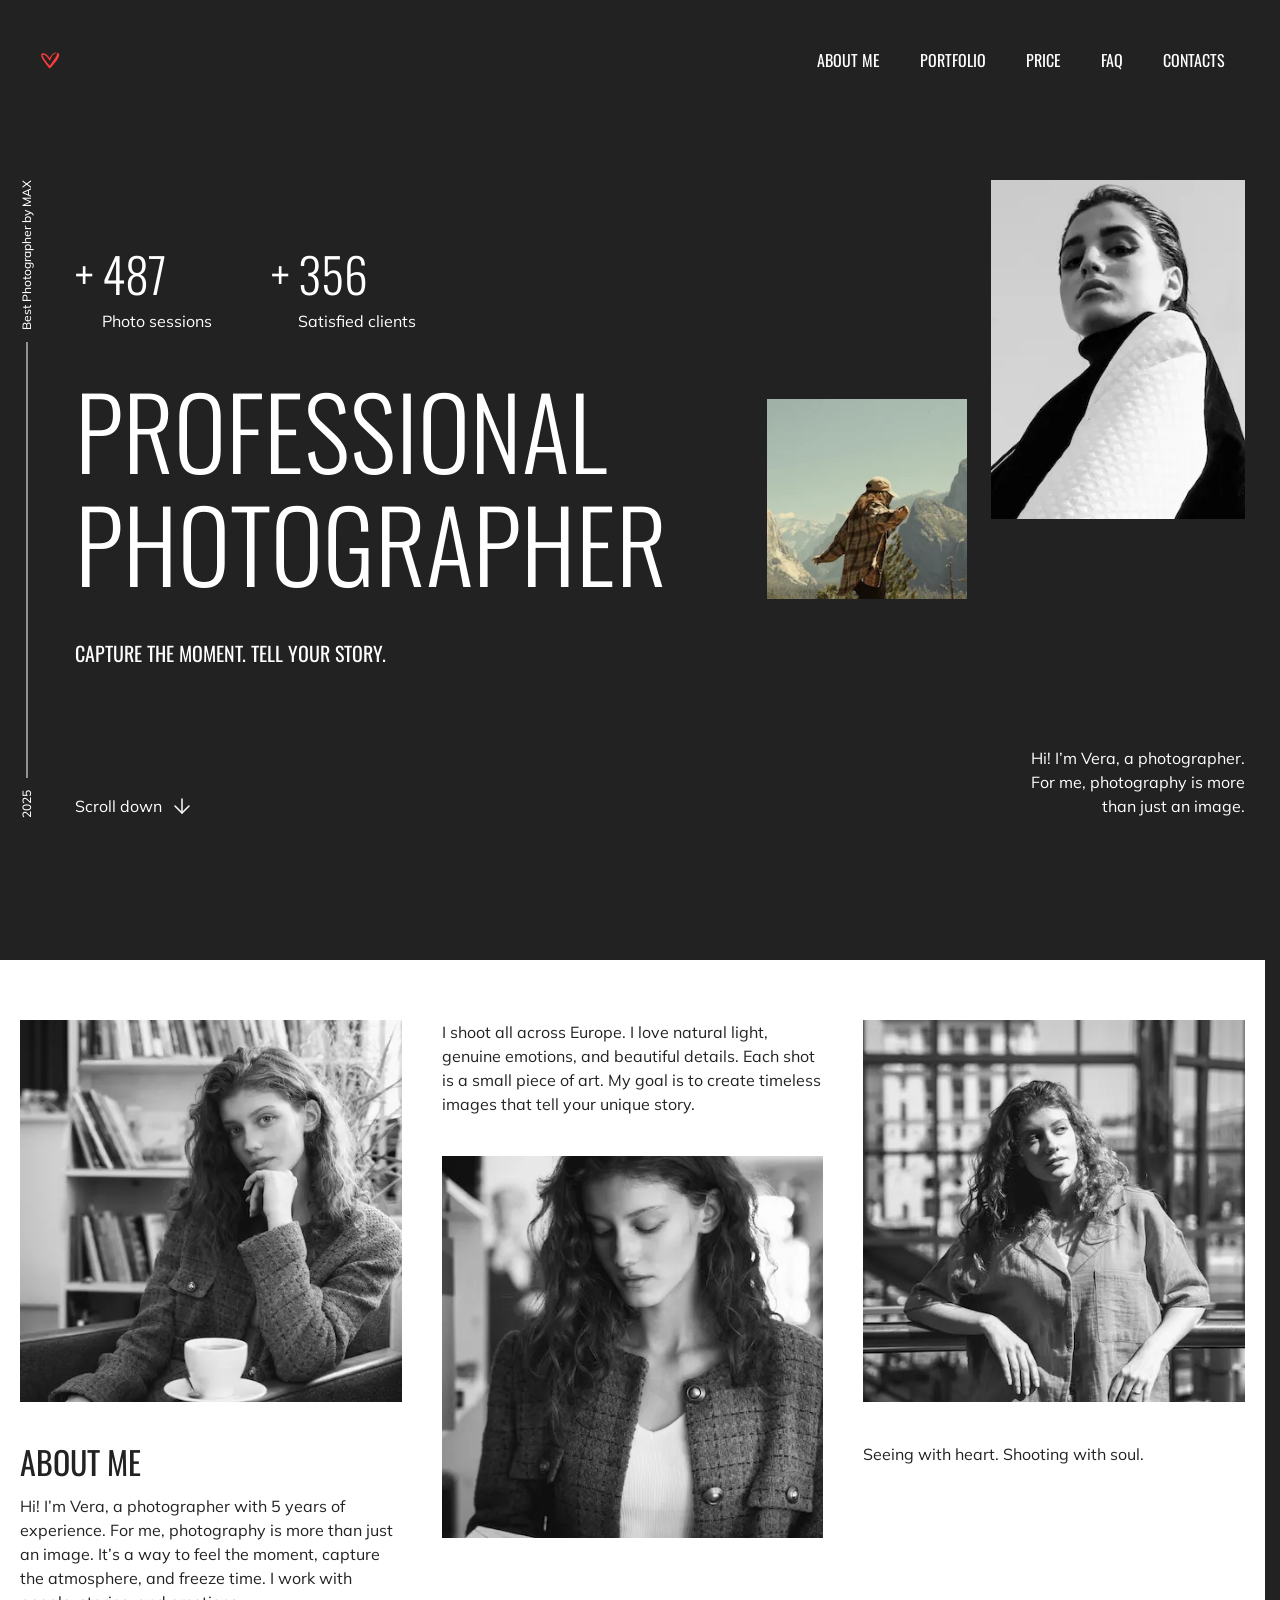
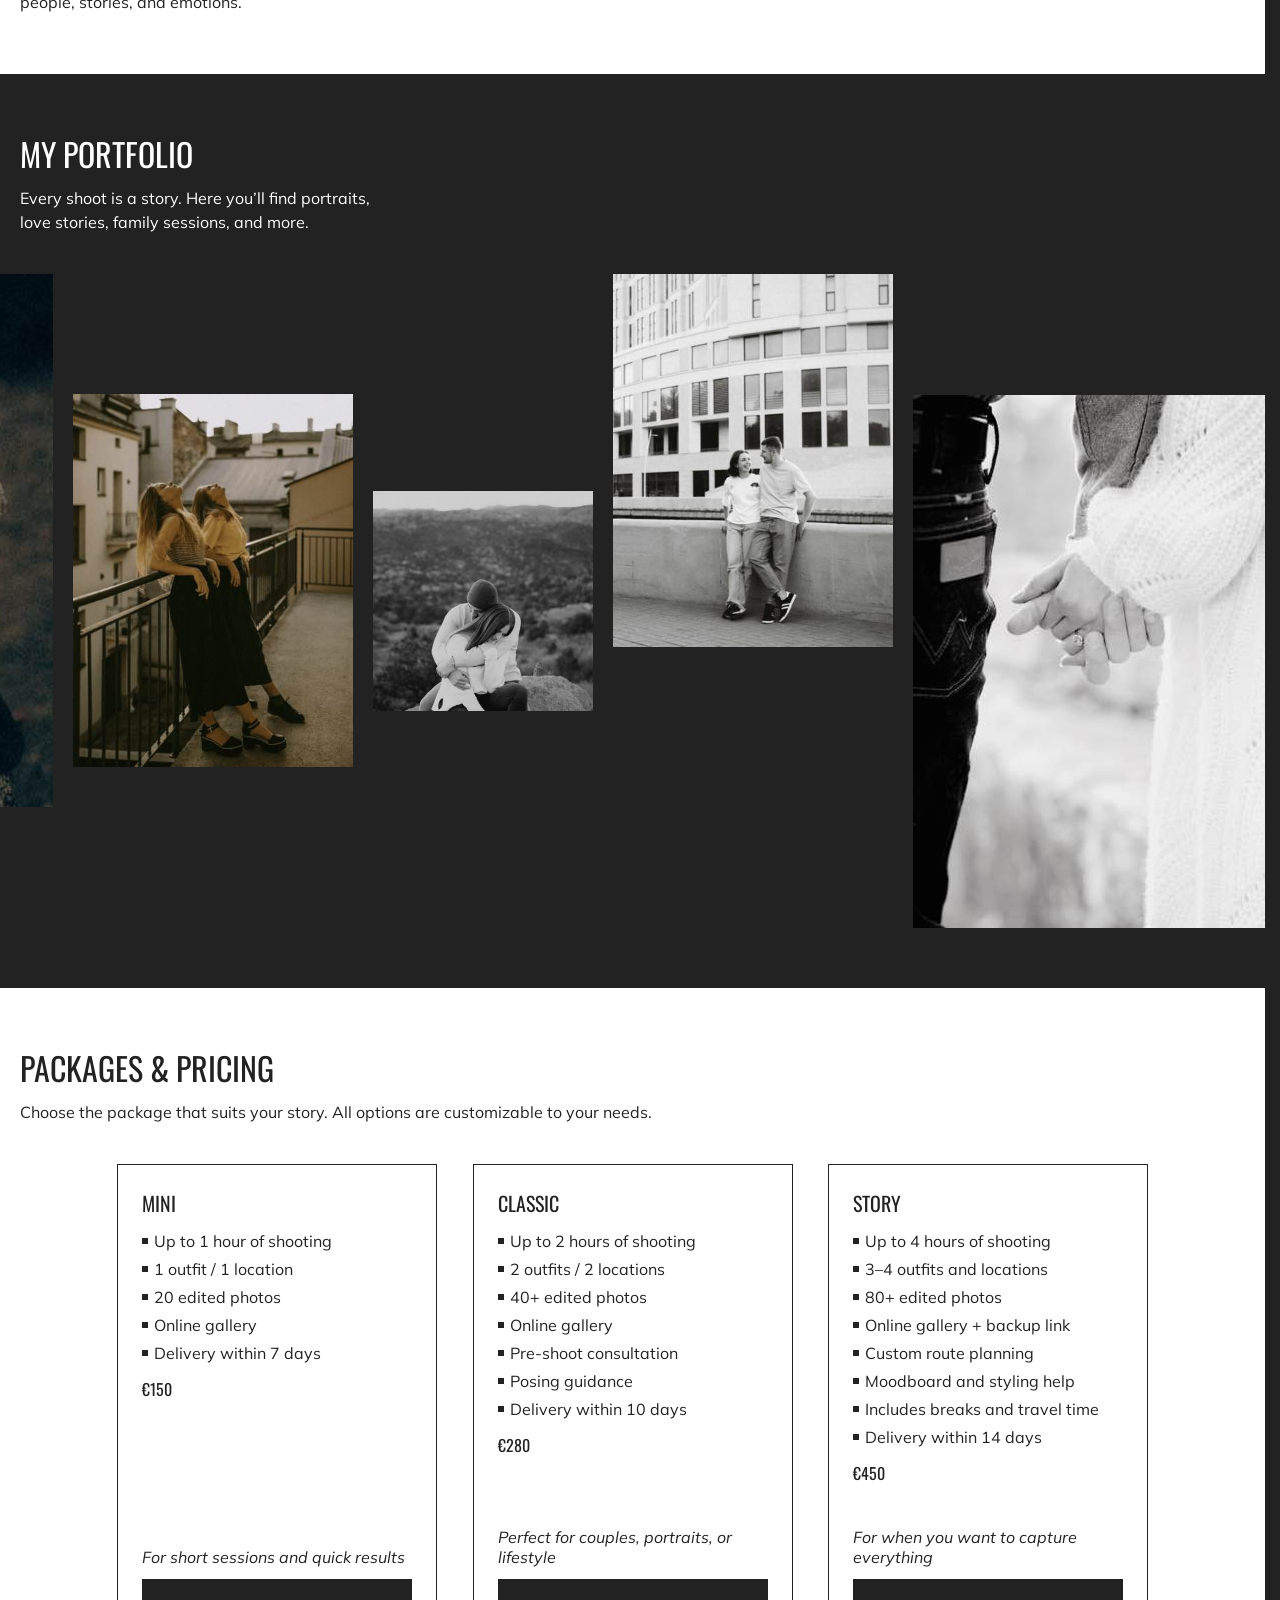
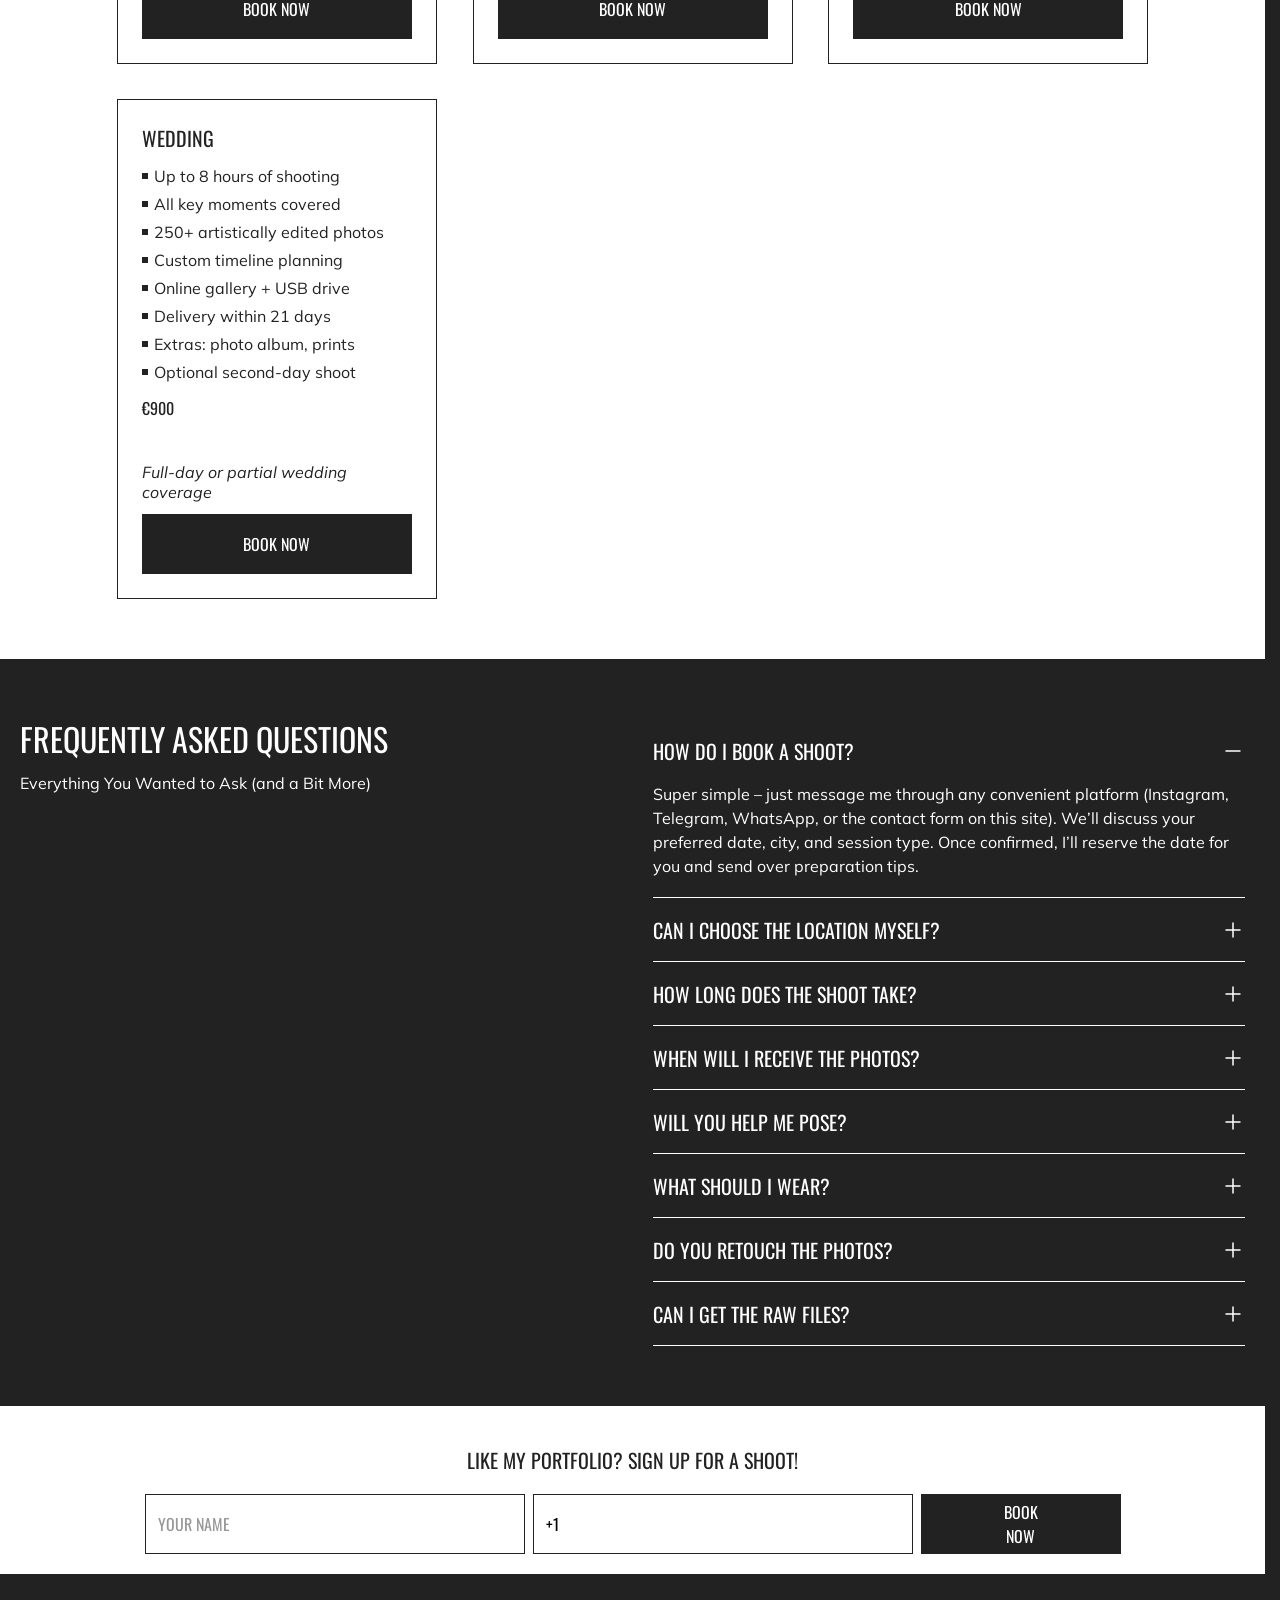
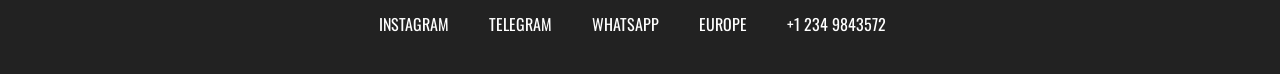
<file: index.html>
<!DOCTYPE html>
<html lang="en">

<head>
    <meta charset="UTF-8">
    <meta name="viewport" content="width=device-width, initial-scale=1.0">
    <title>Portfolio</title>

    <link rel="icon" type="image/png" href="./assets/images/favicon/favicon-96x96.png" sizes="96x96">
    <link rel="icon" type="image/svg+xml" href="./assets/images/favicon/favicon.svg">
    <link rel="shortcut icon" href="./assets/images/favicon/favicon.ico">

    <link rel="stylesheet" href="./style.css">
    <script src="./main.js" defer></script>
</head>

<body>
    <header class="header">
        <div class="wrapper">
            <a class="logo" href="#">
                <img src="./assets/images/decor/logo.svg" alt="Heart is a symbol of my love for photography.">
                <span class="visually-hidden">Nice to meet you</span>
            </a>
            <nav class="menu" id="menu">
                <ul class="menu__list">
                    <li><a class="menu__link" href="#about">About me</a></li>
                    <li><a class="menu__link" href="#portfolio">Portfolio</a></li>
                    <li><a class="menu__link" href="#price">Price</a></li>
                    <li><a class="menu__link" href="#faq">Faq</a></li>
                    <li><a class="menu__link" href="#contacts">Contacts</a></li>
                </ul>
            </nav>
            <button class="burger-btn" id="burgerBtn" type="button"><span class="visually-hidden">Open
                    menu</span></button>
        </div>
    </header>

    <main>
        <section class="block block_main hero" id="hero">
            <div class="wrapper">
                <div class="hero-wrapper hero-wrapper_main">
                    <dl class="stats">
                        <div class="stats__item">
                            <dt class="stats__description">Photo sessions</dt>
                            <dd class="stats__value">487</dd>
                        </div>
                        <div class="stats__item">
                            <dt class="stats__description">Satisfied clients</dt>
                            <dd class="stats__value">356</dd>
                        </div>
                    </dl>
                    <h1 class="hero__title">Professional photographer</h1>
                    <p class="hero__slogan">Capture the Moment. Tell Your Story.</p>
                    <a class="hero__btn" href="#about">Scroll down</a>
                </div>

                <div class="hero-wrapper hero-wrapper_add">
                    <img class="hero__img_1"
                        srcset="./assets/images/content/img-10-220px.webp 220w, ./assets/images/content/img-10-440px.webp 440w, ./assets/images/content/img-10-660px.webp 660w"
                        sizes="220px" src="./assets/images/content/img-10-220px.webp"
                        alt="The photo full of freedom and air, with a woman along the mountains." width="220"
                        fetchpriority="high">
                </div>

                <div class="hero__intro-wrapper hero-wrapper_intro">
                    <img class="hero__img_2"
                        srcset="./assets/images/content/img-11-280px.webp 280w, ./assets/images/content/img-11-560px.webp 560w, ./assets/images/content/img-11-840px.webp 840w"
                        sizes="280px" src="./assets/images/content/webp/img-11.webp"
                        alt="The photo of woman with strong and magic gaze." width="280" fetchpriority="high">
                    <p class="hero__intro">Hi! I’m Vera, a photographer. For me, photography is more than just an image.
                    </p>
                </div>

                <p class="award"><span>2025</span> <span>Best Photographer by MAX</span></p>
            </div>
        </section>

        <section class="block block_add about" id="about">
            <div class="wrapper">
                <img class="about__img"
                    srcset="./assets/images/content/img-photographer-1-440px.webp 440w, ./assets/images/content/img-photographer-1-880px.webp 880w, ./assets/images/content/img-photographer-1-1320px.webp 1320w"
                    sizes="440px" src="./assets/images/content/img-photographer-1-440px.webp"
                    alt="The photo of me enjoying the cup of coffee." width="440" loading="lazy" fetchpriority="low">
                <h2 class="title title_add">About me</h2>
                <p class="about__text">Hi! I’m Vera, a photographer with 5 years of experience. For me, photography
                    is more
                    than just an image.
                    It’s a way to feel the moment, capture the atmosphere, and freeze time. I work with people,
                    stories, and
                    emotions.</p>
                <p class="about__text">I shoot all across Europe. I love natural light, genuine emotions, and
                    beautiful
                    details. Each shot is a
                    small piece of art. My goal is to create timeless images that tell your unique story.</p>
                <img class="about__img"
                    srcset="./assets/images/content/img-photographer-2-440px.webp 440w, ./assets/images/content/img-photographer-2-880px.webp 880w, ./assets/images/content/img-photographer-2-1320px.webp 1320w"
                    sizes="440px" src="./assets/images/content/img-photographer-2-440px.webp"
                    alt="The photo of me reading some kind of book. " width="440" loading="lazy" fetchpriority="low">
                <img class="about__img"
                    srcset="./assets/images/content/img-photographer-3-440px.webp 440w, ./assets/images/content/img-photographer-3-880px.webp 880w, ./assets/images/content/img-photographer-3-1320px.webp 1320w"
                    sizes="440px" src="./assets/images/content/img-photographer-3-440px.webp"
                    alt="The photo of me suddenly caught sun rays. " width="440" loading="lazy" fetchpriority="low">
                <p class="about__text">Seeing with heart. Shooting with soul.</p>
            </div>
        </section>

        <section class="block block_main portfolio" id="portfolio">
            <div class="wrapper">
                <h2 class="title title_main">My portfolio</h2>
                <p class="portfolio__description">Every shoot is a story. Here you’ll find portraits, love stories,
                    family sessions, and more.</p>
            </div>
            <div class="portfolio__list-wrapper">
                <ul class="portfolio__list" id="sliderPortfolio">
                    <li class="portfolio__item bottom">
                        <img srcset="./assets/images/content/img-14-400px.webp 400w, ./assets/images/content/img-14-800px.webp 800w, ./assets/images/content/img-14-1200px.webp 1200w"
                            sizes="400px" src="./assets/images/content/webp/img-14-400px.webp" alt="" width="400"
                            loading="lazy" fetchpriority="low">
                    </li>
                    <li class="portfolio__item small center">
                        <img srcset="./assets/images/content/img-21-400px.webp 400w, ./assets/images/content/img-21-800px.webp 800w, ./assets/images/content/img-21-1200px.webp 1200w"
                            sizes="400px" src="./assets/images/content/webp/img-21-400px.webp" alt="" width="400"
                            loading="lazy" fetchpriority="low">
                    </li>
                    <li class="portfolio__item medium center">
                        <img srcset="./assets/images/content/img-22-400px.webp 400w, ./assets/images/content/img-22-800px.webp 800w, ./assets/images/content/img-22-1200px.webp 1200w"
                            sizes="400px" src="./assets/images/content/webp/img-22-400px.webp" alt="" width="400"
                            loading="lazy" fetchpriority="low">
                    </li>
                    <li class="portfolio__item">
                        <img srcset="./assets/images/content/img-20-400px.webp 400w, ./assets/images/content/img-20-800px.webp 800w, ./assets/images/content/img-20-1200px.webp 1200w"
                            sizes="400px" src="./assets/images/content/webp/img-20-400px.webp" alt="" width="400"
                            loading="lazy" fetchpriority="low">
                    </li>
                    <li class="portfolio__item medium center">
                        <img srcset="./assets/images/content/img-17-400px.webp 400w, ./assets/images/content/img-17-800px.webp 800w, ./assets/images/content/img-17-1200px.webp 1200w"
                            sizes="400px" src="./assets/images/content/webp/img-17-400px.webp" alt="" width="400"
                            loading="lazy" fetchpriority="low">
                    </li>
                    <li class="portfolio__item small center">
                        <img srcset="./assets/images/content/img-1-400px.webp 400w, ./assets/images/content/img-1-800px.webp 800w, ./assets/images/content/img-1-1200px.webp 1200w"
                            sizes="400px" src="./assets/images/content/webp/img-1-400px.webp" alt="" width="400"
                            loading="lazy" fetchpriority="low">
                    </li>
                    <li class="portfolio__item medium">
                        <img srcset="./assets/images/content/img-2-400px.webp 400w, ./assets/images/content/img-2-800px.webp 800w, ./assets/images/content/img-2-1200px.webp 1200w"
                            sizes="400px" src="./assets/images/content/webp/img-2-400px.webp" alt="" width="400"
                            loading="lazy" fetchpriority="low">
                    </li>
                    <li class="portfolio__item bottom">
                        <img srcset="./assets/images/content/img-5-400px.webp 400w, ./assets/images/content/img-5-800px.webp 800w, ./assets/images/content/img-5-1200px.webp 1200w"
                            sizes="400px" src="./assets/images/content/webp/img-5-400px.webp" alt="" width="400"
                            loading="lazy" fetchpriority="low">
                    </li>
                    <li class="portfolio__item small center">
                        <img srcset="./assets/images/content/img-7-400px.webp 400w, ./assets/images/content/img-7-800px.webp 800w, ./assets/images/content/img-7-1200px.webp 1200w"
                            sizes="400px" src="./assets/images/content/webp/img-7-400px.webp" alt="" width="400"
                            loading="lazy" fetchpriority="low">
                    </li>
                    <li class="portfolio__item medium">
                        <img srcset="./assets/images/content/img-8-400px.webp 400w, ./assets/images/content/img-8-800px.webp 800w, ./assets/images/content/img-8-1200px.webp 1200w"
                            sizes="400px" src="./assets/images/content/webp/img-8-400px.webp" alt="" width="400"
                            loading="lazy" fetchpriority="low">
                    </li>
                    <li class="portfolio__item medium center">
                        <img srcset="./assets/images/content/img-9-400px.webp 400w, ./assets/images/content/img-9-800px.webp 800w, ./assets/images/content/img-9-1200px.webp 1200w"
                            sizes="400px" src="./assets/images/content/webp/img-9-400px.webp" alt="" width="400"
                            loading="lazy" fetchpriority="low">
                    </li>
                    <li class="portfolio__item">
                        <img srcset="./assets/images/content/img-12-400px.webp 400w, ./assets/images/content/img-12-800px.webp 800w, ./assets/images/content/img-12-1200px.webp 1200w"
                            sizes="400px" src="./assets/images/content/webp/img-12-400px.webp" alt="" width="400"
                            loading="lazy" fetchpriority="low">
                    </li>
                </ul>
                <div class="portfolio__control" id="portfolioLeft"></div>
                <div class="portfolio__control" id="portfolioRight"></div>
            </div>
        </section>

        <section class="block block_add price" id="price">
            <div class="wrapper">
                <h2 class="title title_add">Packages &amp; Pricing</h2>
                <p class="price__description">Choose the package that suits your story. All options are customizable to
                    your needs.</p>
                <ul class="price__list">
                    <li class="price__item">
                        <div class="card">
                            <h3 class="card__title">Mini</h3>
                            <ul class="card__list">
                                <li class="card__item">Up to 1 hour of shooting</li>
                                <li class="card__item">1 outfit / 1 location</li>
                                <li class="card__item">20 edited photos</li>
                                <li class="card__item">Online gallery</li>
                                <li class="card__item">Delivery within 7 days</li>
                            </ul>
                            <p class="card__price">€150</p>
                            <p class="card__add-info">For short sessions and quick results</p>
                            <button class="card__btn" type="button">Book now</button>
                        </div>
                    </li>
                    <li class="price__item">
                        <div class="card">
                            <h3 class="card__title">Classic</h3>
                            <ul class="card__list">
                                <li class="card__item">Up to 2 hours of shooting</li>
                                <li class="card__item">2 outfits / 2 locations</li>
                                <li class="card__item">40+ edited photos</li>
                                <li class="card__item">Online gallery</li>
                                <li class="card__item">Pre-shoot consultation</li>
                                <li class="card__item">Posing guidance</li>
                                <li class="card__item">Delivery within 10 days</li>
                            </ul>
                            <p class="card__price">€280</p>
                            <p class="card__add-info">Perfect for couples, portraits, or lifestyle</p>
                            <button class="card__btn" type="button">Book now</button>
                        </div>
                    </li>
                    <li class="price__item">
                        <div class="card">
                            <h3 class="card__title">Story</h3>
                            <ul class="card__list">
                                <li class="card__item">Up to 4 hours of shooting</li>
                                <li class="card__item">3–4 outfits and locations</li>
                                <li class="card__item">80+ edited photos</li>
                                <li class="card__item">Online gallery + backup link</li>
                                <li class="card__item">Custom route planning</li>
                                <li class="card__item">Moodboard and styling help</li>
                                <li class="card__item">Includes breaks and travel time</li>
                                <li class="card__item">Delivery within 14 days</li>
                            </ul>
                            <p class="card__price">€450</p>
                            <p class="card__add-info">For when you want to capture everything</p>
                            <button class="card__btn" type="button">Book now</button>
                        </div>
                    </li>
                    <li class="price__item">
                        <div class="card">
                            <h3 class="card__title">Wedding</h3>
                            <ul class="card__list">
                                <li class="card__item">Up to 8 hours of shooting</li>
                                <li class="card__item">All key moments covered</li>
                                <li class="card__item">250+ artistically edited photos</li>
                                <li class="card__item">Custom timeline planning</li>
                                <li class="card__item">Online gallery + USB drive</li>
                                <li class="card__item">Delivery within 21 days</li>
                                <li class="card__item">Extras: photo album, prints</li>
                                <li class="card__item">Optional second-day shoot</li>
                            </ul>
                            <p class="card__price">€900</p>
                            <p class="card__add-info">Full-day or partial wedding coverage</p>
                            <button class="card__btn" type="button">Book now</button>
                        </div>
                    </li>
                </ul>
            </div>
        </section>

        <section class="block block_main faq" id="faq">
            <div class="wrapper">
                <div class="faq-column">
                    <h2 class="title title_main">Frequently Asked Questions</h2>
                    <p class="faq__text">Everything You Wanted to Ask (and a Bit More)</p>
                </div>
                <ul class="faq-column faq__list">
                    <li class="faq__item">
                        <div class="faq__question">How do I book a shoot?</div>
                        <div class="faq__answer-wrapper">
                            <div class="faq__answer">
                                Super simple – just message me through any convenient platform
                                (Instagram, Telegram, WhatsApp, or the contact form on this site). We’ll discuss your
                                preferred date, city, and session type. Once confirmed, I’ll reserve the date for you
                                and
                                send over preparation tips.</div>
                        </div>
                    </li>
                    <li class="faq__item">
                        <div class="faq__question">Can I choose the location myself?</div>
                        <div class="faq__answer-wrapper">
                            <div class="faq__answer">Absolutely! If there’s a special place you love or have in mind —
                                I’m
                                happy to shoot there. If you’re unsure, I can suggest beautiful spots with great
                                lighting
                                and atmosphere, tailored to your vision and mood.</div>
                        </div>
                    </li>
                    <li class="faq__item">
                        <div class="faq__question">How long does the shoot take?</div>
                        <div class="faq__answer-wrapper">
                            <div class="faq__answer">That depends on the package you choose. On average, sessions last
                                from 1
                                to 4 hours. We’ll plan the pace and type of shoot together — from relaxed city strolls
                                and
                                love stories to more dynamic or editorial sessions.</div>
                        </div>
                    </li>
                    <li class="faq__item">
                        <div class="faq__question">When will I receive the photos?</div>
                        <div class="faq__answer-wrapper">
                            <div class="faq__answer">You’ll receive your edited photos within 7–14 days. For event and
                                wedding
                                sessions — up to 30 days. I deliver them in a stylish online gallery, where you can
                                download
                                them in full quality or easily share with friends and family.</div>
                        </div>
                    </li>
                    <li class="faq__item">
                        <div class="faq__question">Will you help me pose?</div>
                        <div class="faq__answer-wrapper">
                            <div class="faq__answer">Definitely! I’ll guide you gently throughout the session — where
                                to look,
                                how to move, how to relax. The goal is to make you feel comfortable and natural. My
                                approach
                                is relaxed, and I’ll never force awkward poses. The result? Real, expressive, and
                                beautiful
                                photos.</div>
                        </div>
                    </li>
                    <li class="faq__item">
                        <div class="faq__question">What should I wear?</div>
                        <div class="faq__answer-wrapper">
                            <div class="faq__answer">After booking, I’ll send you a style guide with suggestions for
                                colors,
                                textures, and combinations. The most important thing is that you feel confident in your
                                outfit. I’m also happy to help you coordinate looks or plan something cohesive for
                                couples
                                or groups.</div>
                        </div>
                    </li>
                    <li class="faq__item">
                        <div class="faq__question">Do you retouch the photos?</div>
                        <div class="faq__answer-wrapper">
                            <div class="faq__answer">Yes, all photos are color-corrected and lightly retouched. My
                                editing
                                style is clean and natural — no overdone filters or fake skin. Just you, at your best.
                                Extra
                                retouching is available upon request.</div>
                        </div>
                    </li>
                    <li class="faq__item">
                        <div class="faq__question">Can I get the raw files?</div>
                        <div class="faq__answer-wrapper">
                            <div class="faq__answer">I don’t deliver RAW files. My work includes not only shooting,
                                but also
                                careful selection and editing to create a complete and polished result. You’ll receive
                                only
                                the best images, ready for printing, sharing, or publishing.</div>
                        </div>
                    </li>
                </ul>
            </div>
        </section>
    </main>

    <footer>
        <section class="block block_add booking">
            <div class="wrapper">
                <h2 class="booking__title">Like my portfolio? Sign up for a shoot!</h2>
                <form class="booking__form">
                    <input class="booking__input" type="text" placeholder="Your name">
                    <input class="booking__input" type="text" value="+1">
                    <button class="booking__btn" type="submit">Book now</button>
                </form>
            </div>
        </section>

        <section class="block block_main contacts" id="contacts">
            <h2 class="visually-hidden">Contacts</h2>
            <ul class="contacts__list">
                <li class="contacts__item"><a class="contacts__link" href="#">Instagram</a></li>
                <li class="contacts__item"><a class="contacts__link" href="#">Telegram</a></li>
                <li class="contacts__item"><a class="contacts__link" href="#">Whatsapp</a></li>
                <li class="contacts__item"><a class="contacts__link" href="#">Europe</a></li>
                <li class="contacts__item"><a class="contacts__link" href="tel:+1239843572">+1&nbsp;234&nbsp;9843572</a>
                </li>
            </ul>
        </section>

    </footer>
    <div class="modal" id="modalBooking">
        <div class="modal-content">
            <button class="modal__close-btn" type="button"><span class="visually-hidden">Close modal
                    window.</span></button>
            <p class="booking__title modal__title">Like my portfolio? Sign up for a shoot!</p>
            <form class="booking__form modal__form">
                <input class="booking__input modal__input" type="text" placeholder="Your name">
                <input class="booking__input modal__input" type="text" value="+1">
                <button class="booking__btn modal__btn" type="submit">Book now</button>
            </form>
        </div>
    </div>
</body>

</html>
</file>
<file: style.css>
:root {
  --bg-color-main: #222222;
  --bg-color-add: #ffffff;

  --text-color-main: #ffffff;
  --text-color-add: #222222;

  --color-accent: #ff3c3c;
  --color-pale: #989898;

  --font-family: "Mulish", sans-serif;
  --second-family: "Oswald", sans-serif;

  --transition-in: all ease-in 0.3s;
  --transition-out: all ease-out 0.3s;
}

@font-face {
  font-family: Mulish;
  src: url("./assets/fonts/Mulish/Mulish-Regular.woff2") format("woff2");
  font-weight: 400;
  font-style: normal;
  font-display: swap;
}

@font-face {
  font-family: Mulish;
  src: url("./assets/fonts/Mulish/Mulish-Medium.woff2") format("woff2");
  font-weight: 500;
  font-style: normal;
  font-display: swap;
}

@font-face {
  font-family: Mulish;
  src: url("./assets/fonts/Mulish/Mulish-Italic.woff2") format("woff2");
  font-style: italic;
  font-weight: 400;
  font-display: swap;
}

@font-face {
  font-family: Oswald;
  src: url("./assets/fonts/Oswald/Oswald-Light.woff2");
  font-weight: 300;
  font-style: normal;
  font-display: swap;
}

@font-face {
  font-family: Oswald;
  src: url("./assets/fonts/Oswald/Oswald-Regular.woff2");
  font-weight: 400;
  font-style: normal;
  font-display: swap;
}

.visually-hidden {
  position: absolute !important;
  width: 1px !important;
  height: 1px !important;
  margin: -1px !important;
  border: 0 !important;
  padding: 0 !important;
  clip: rect(0 0 0 0) !important;
  overflow: hidden !important;
}

html {
  overflow-x: hidden;
  scroll-behavior: smooth;
  scrollbar-gutter: stable;
}

body {
  margin: 0;
  background-color: var(--bg-color-main);
  font-family: var(--font-family);
  font-size: 16px;
  font-weight: 400;
  line-height: 1.5;
  font-style: normal;
  color: var(--text-color-main);
  overflow-x: hidden;
}

.no-scroll {
  overflow-y: hidden;
}

ul {
  margin: 0;
  padding: 0;
}

li {
  list-style: none;
}

h1,
h2,
h3,
p {
  margin: 0;
}

a,
button {
  padding: 0;
  font-family: inherit;
  font-size: inherit;
  font-weight: inherit;
  font-style: inherit;
  line-height: inherit;
  color: inherit;
  background-color: transparent;
  border: none;
  text-decoration: none;
  cursor: pointer;
}

img {
  display: block;
  max-width: 100%;
  height: auto;
  object-fit: cover;
}

.wrapper {
  box-sizing: border-box;
  max-width: 1440px;
  padding-block: clamp(20px, 15.79vw, 60px);
  padding-inline: 20px;
  margin-inline: auto;
}

.block {
  width: 100%;
}

.block_add {
  background-color: var(--bg-color-add);
  color: var(--text-color-add);
}

.block_main {
  background-color: var(--bg-color-main);
  color: var(--text-color-main);
}

.title {
  margin-bottom: 12px;
  font-family: var(--second-family);
  font-weight: 400;
  font-size: 2rem;
  line-height: 1.25;
  text-transform: uppercase;
}

.title_add {
  color: var(--text-color-add);
}

.title_main {
  color: var(--text-color-main);
}

.header {
  width: 100%;
  background-color: var(--bg-color-main);
}

.header .wrapper {
  position: relative;
  margin-inline: auto;
  display: flex;
  justify-content: space-between;
  align-items: center;
  height: 60px;
  max-width: 1440px;
}

.menu {
  position: absolute;
  z-index: 2;
  left: 100%;
  right: -100%;
  top: 100%;
  height: calc(100vh - 60px);
  display: flex;
  align-items: center;
  background-color: var(--bg-color-main);
  transition: all 0.4s ease-in-out;
}

.menu.open {
  left: 0;
  right: 0;
  transition: all 0.4s ease-in-out;
}

.menu__list {
  width: 100%;
}

.menu__link {
  display: block;
  line-height: 60px;
  width: 100%;
  text-align: center;
}

.menu__link {
  text-transform: uppercase;
  font-family: var(--second-family);
  transition: var(--transition-out);
}

@media (hover: hover) {
  .menu__link:hover {
    color: var(--color-accent);
    transition: var(--transition-in);
  }
}

@media (hover: none) {
  .menu__link:active {
    color: var(--color-accent);
  }
}

.logo {
  width: 60px;
  height: 60px;
  display: flex;
  justify-content: center;
  align-items: center;
  cursor: auto;
}

.burger-btn {
  position: relative;
  width: 60px;
  height: 60px;
}

.menu.open ~ .burger-btn::before {
  width: 20px;
  transform: rotate(-45deg) translate(-2px, 1px);
  transition: all 0.3s ease-in-out;
}

.menu.open ~ .burger-btn::after {
  transform: rotate(45deg) translate(-4px, -4px);
  transition: all 0.3s ease-in-out;
}

.burger-btn::before {
  content: "";
  position: absolute;
  top: 25px;
  right: 20px;
  height: 2px;
  width: 12px;
  background-color: var(--text-color-main);
  transition: all 0.3s ease-in-out;
}

.burger-btn::after {
  content: "";
  position: absolute;
  bottom: 25px;
  right: 20px;
  height: 2px;
  width: 20px;
  background-color: var(--text-color-main);
  transition: all 0.3s ease-in-out;
}

@media (min-width: 769px) {
  .menu {
    position: static;
    height: auto;
  }

  .menu__list {
    display: flex;
  }

  .menu__link {
    display: block;
    width: auto;
    padding-inline: 20px;
    line-height: 60px;
  }

  .burger-btn {
    display: none;
  }
}

/* =================== HERO BLOCK =================== */

.hero .wrapper {
  box-sizing: border-box;
  max-width: 1440px;
  display: flex;
  flex-direction: column;
  margin-inline: auto;
  padding-block: clamp(20px, 15.79vw, 60px);
  padding-inline: 20px;
}

.hero__title {
  margin-bottom: clamp(10px, 10.5vw, 40px);
  font-family: var(--second-family);
  font-size: clamp(1rem, 14.74vw, 3.5rem);
  font-weight: 300;
  line-height: 1.15;
  text-transform: uppercase;
}

.hero__slogan {
  margin-bottom: 20px;
  font-family: var(--second-family);
  font-size: clamp(0.7rem, 5.26vw, 1.25rem);
  font-weight: 400;
  line-height: 1.4;
  text-transform: uppercase;
}

.hero-wrapper_intro {
  width: 57.89vw;
  display: flex;
  flex-direction: column;
  align-self: end;
  align-items: end;
  text-align: right;
}

.hero__intro {
  max-width: 220px;
  font-size: clamp(0.7rem, 4.21vw, 1rem);
}

.hero__img_2 {
  margin-bottom: clamp(20px, 15.79vw, 60px);
}

.stats {
  width: 100%;
  max-width: 342px;
  display: flex;
  justify-content: space-between;
  flex-wrap: wrap;
  row-gap: 10px;
  margin: 0;
  margin-bottom: clamp(20px, 10.53vw, 40px);
}

.stats__item {
  display: flex;
  flex-direction: column;
  padding-left: 27px;
}

.stats__value {
  position: relative;
  margin: 0;
  margin-bottom: 8px;
  font-family: var(--second-family);
  font-weight: 300;
  font-size: clamp(1rem, 12.6vw, 3rem);
  line-height: 1.12;
  text-transform: uppercase;
}

.stats__value::before {
  content: "+";
  position: absolute;
  left: -27px;
  top: 0;
  bottom: 0;
  width: 19px;
}

.stats__description {
  order: 1;
  font-size: clamp(0.7rem, 4.21vw, 1rem);
}

.award,
.hero__btn,
.hero-wrapper_add {
  display: none;
}

@media (min-width: 650px) {
  .hero .wrapper {
    min-height: 758px;
    flex-direction: row;
    align-items: stretch;
    justify-content: space-between;
    column-gap: 20px;
    padding: 0;
    padding-right: 20px;
  }

  .hero__title {
    line-height: 1.17;
    font-size: clamp(3.5rem, 8.85vw, 4.25rem);
  }

  .hero-wrapper_main {
    display: flex;
    flex-direction: column;
    padding-bottom: 60px;
    padding-left: 20px;
  }

  .hero__btn {
    display: block;
    align-self: start;
    padding-right: 32px;
    background-image: url("./assets/images/decor/arrow-down.svg");
    background-repeat: no-repeat;
    background-position: right center;
    transition: var(--transition-out);
  }

  @media (hover: hover) {
    .hero__btn:hover {
      color: var(--color-accent);
      background-image: url("./assets/images/decor/arrow-down-red.svg");
      transition: var(--transition-in);
    }
  }

  @media (hover: none) {
    .hero__btn:active {
      color: var(--color-accent);
      background-image: url("./assets/images/decor/arrow-down-red.svg");
    }
  }

  .hero-wrapper_add {
    align-self: center;
  }

  .hero-wrapper_intro {
    max-width: 280px;
    align-self: auto;
    justify-content: space-between;
    align-items: end;
    padding-top: 60px;
    padding-bottom: 60px;
    padding-left: 4px;
    flex-grow: 2;
  }

  .stats {
    margin-top: auto;
    box-sizing: border-box;
    padding-right: 20px;
    justify-content: space-between;
    max-width: 361px;
  }

  .award {
    box-sizing: border-box;
    width: 60px;
    display: block;
    order: -1;
    writing-mode: vertical-lr;
    flex-basis: 60px;
    display: flex;
    justify-content: space-between;
    align-items: center;
    transform: scale(-1);
    padding-top: 60px;
    padding-bottom: 60px;
    font-size: 0.75rem;
    line-height: 1.33;
    font-weight: 500;
  }

  .award::before {
    content: "";
    background-color: var(--bg-color-add);
    width: 1px;
    flex-grow: 1;
    order: 1;
  }

  .award span:first-of-type {
    padding-bottom: 12px;
  }

  .award span:last-of-type {
    order: 2;
    padding-top: 12px;
  }

  .hero__slogan {
    margin-bottom: auto;
  }
}

@media (min-width: 980px) {
  .hero {
    height: calc(100vh - 60px);
    max-height: 862px;
    min-height: 780px;
    column-gap: clamp(
      10px,
      10px + (40 - 10) * (100vw - 980px) / (1440 - 980),
      40px
    );
  }

  .hero-wrapper_main {
    flex-basis: 740px;
    padding-left: 0;
  }

  .hero-wrapper_add {
    display: block;
    flex-basis: 220px;
  }

  .hero-wrapper_intro {
    flex-basis: 280px;
  }

  .hero__img_1 {
    aspect-ratio: 1 / 1;
  }

  .hero__title {
    line-height: 1.14;
    font-size: clamp(
      68px,
      68px + (116 - 68) * (100vw - 980px) / (1440 - 980),
      116px
    );
  }
}

/* =================== ABOUT BLOCK =================== */

.about__img {
  width: 100%;
  margin-bottom: 40px;
  aspect-ratio: 1 / 1;
}

.about__img:last-of-type {
  display: none;
}

.about__text {
  margin-bottom: 40px;
}

.about__text:last-of-type {
  margin-bottom: 0;
}

@media (min-width: 769px) {
  .about__img {
    margin-bottom: 40px;
    aspect-ratio: 1 / 1;
    max-width: 440px;
    width: 100%;
  }

  .about .wrapper {
    max-height: 748px;
    columns: 2;
    column-gap: 40px;
  }
}

@media (min-width: 900px) {
  .about__img:last-of-type {
    display: block;
  }

  .about .wrapper {
    max-height: 750px;
    columns: 3 auto;
  }
}

/* =================== PORTFOLIO BLOCK =================== */

.portfolio {
  padding-bottom: 60px;
}

.portfolio .wrapper {
  padding-bottom: 0;
}

.portfolio__description {
  max-width: 360px;
  margin-bottom: 40px;
}

.portfolio__list::-webkit-scrollbar {
  width: 0;
}

.portfolio__list {
  width: auto;
  height: 654px;
  display: flex;
  column-gap: 20px;
  padding-inline: 20px;
  overflow-x: auto;
}

.portfolio__list-wrapper {
  position: relative;
}

.portfolio__item:first-of-type,
.portfolio__item:last-of-type {
  margin-inline: auto;
}

.portfolio__control {
  position: absolute;
  top: 0;
  bottom: 0;
  width: 30%;
  left: 0;
}

.portfolio__control:last-of-type {
  left: auto;
  right: 0;
}

@media (hover: none) {
  .portfolio__control {
    display: none;
  }
}

.portfolio__item {
  max-width: 400px;
  flex-shrink: 0;
}

.portfolio__item.small {
  width: 220px;
  align-self: center;
}

.portfolio__item.small img {
  aspect-ratio: 1 / 1;
}

.portfolio__item.medium {
  width: 280px;
}

.portfolio__item.bottom {
  align-self: end;
}

.portfolio__item.small.center {
  align-self: center;
}

.portfolio__item.medium.center {
  margin-top: 120px;
}

/* =================== PRICE BLOCK =================== */

.price__description {
  margin-bottom: 40px;
}

.price__list {
  display: grid;
  grid-template-columns: repeat(auto-fit, minmax(150px, 320px));
  gap: 20px;
  justify-content: center;
}

.price__item {
  flex: 1 1 320px;
}

.card {
  box-sizing: border-box;
  height: 500px;
  display: flex;
  flex-direction: column;
  padding: 24px;
  border: 1px solid var(--bg-color-main);
  transition: var(--transition-out);
}

@media (hover: hover) {
  .card:hover {
    border-color: var(--color-accent);
    transition: var(--transition-in);
  }
}

@media (hover: none) {
  .card:active {
    border-color: var(--color-accent);
  }
}

.card__title {
  margin-bottom: 12px;
  font-family: var(--second-family);
  font-weight: 400;
  font-size: 1.25rem;
  line-height: 1.4;
  text-transform: uppercase;
}

.card__list {
  margin-bottom: 8px;
}

.card__item {
  position: relative;
  padding-left: 12px;
  margin-bottom: 4px;
}

.card__item::before {
  content: "";
  position: absolute;
  left: 0;
  top: calc(50% - 3px);
  width: 6px;
  height: 6px;
  background-color: var(--bg-color-main);
}

.card__price {
  font-family: var(--second-family);
  text-transform: uppercase;
}

.card__add-info {
  font-style: italic;
  line-height: 1.25;
  margin-bottom: 12px;
  margin-top: auto;
}

.card__btn {
  box-sizing: border-box;
  width: 100%;
  line-height: 60px;
  color: var(--text-color-main);
  background-color: var(--bg-color-main);
  padding-inline: 20px;
  font-family: var(--second-family);
  text-transform: uppercase;
  transition: var(--transition-out);
}

@media (hover: hover) {
  .card:hover .card__btn {
    color: var(--text-color-add);
    background-color: var(--color-accent);
    transition: var(--transition-in);
  }
}

@media (hover: none) {
  .card:active .card__btn {
    color: var(--text-color-add);
    background-color: var(--color-accent);
  }
}

@media (min-width: 769px) {
  .price__list {
    gap: clamp(20px, 2.78vw, 40px);
  }
}

/* =================== FAQ BLOCK =================== */

.faq__text {
  margin-bottom: 40px;
}

.faq__item {
  border-bottom: 1px solid var(--bg-color-add);
}

.faq__question {
  padding: 18px 24px 17px 0;
  font-family: var(--second-family);
  font-weight: 400;
  font-size: 1.25rem;
  line-height: 1.4;
  text-transform: uppercase;
  background-color: var(--bg-color-main);
  background-image: url("./assets/images/decor/plus.svg");
  background-repeat: no-repeat;
  background-position: top 20px right;
  background-size: 24px 24px;
  transition: var(--transition-out);
  cursor: pointer;
}

@media (hover: hover) {
  .faq__question:hover {
    color: var(--color-accent);
    background-image: url("./assets/images/decor/plus-red.svg");
    transition: var(--transition-in);
  }
}

@media (hover: none) {
  .faq__question:active {
    color: var(--color-accent);
    background-image: url("./assets/images/decor/plus-red.svg");
  }
}

.faq__item.open .faq__question {
  background-image: url("./assets/images/decor/minus.svg");
}

@media (hover: hover) {
  .faq__item.open .faq__question:hover {
    background-image: url("./assets/images/decor/minus-red.svg");
  }
}

@media (hover: none) {
  .faq__item.open .faq__question:active {
    background-image: url("./assets/images/decor/minus-red.svg");
  }
}

.faq__answer {
  padding-bottom: 19px;
}

.faq__answer-wrapper {
  height: 0;
  overflow: hidden;
  transition: height 0.3s ease-in-out;
}

.faq__item.open .faq__answer-wrapper {
  height: auto;
  transition: height 0.3s ease-in-out;
}

@media (min-width: 950px) {
  .faq .wrapper {
    display: flex;
    justify-content: space-between;
    gap: 40px;
  }

  .faq-column {
    flex: 1;
  }
}

/* =================== FOOTER =================== */

.booking .wrapper {
  padding-top: 40px;
  padding-bottom: 20px;
}

.booking__title {
  margin-bottom: 20px;
  font-family: var(--second-family);
  font-weight: 400;
  font-size: 1.25rem;
  line-height: 1.4;
  text-transform: uppercase;
  text-align: center;
}

.booking__form {
  display: flex;
  width: 100%;
  align-items: stretch;
  gap: 8px;
  justify-content: center;
  flex-wrap: wrap;
}

.booking__input {
  height: 60px;
  box-sizing: border-box;
  border: 1px solid var(--bg-color-main);
  padding: 18px 12px;
  font-family: var(--second-family);
  text-transform: uppercase;
  line-height: 1.5;
  font-weight: 400;
  font-size: 1rem;
  width: 100%;
}

.booking__input:not(:disabled):hover {
  border-color: var(--color-accent);
}

.booking__input::placeholder {
  color: #989898;
  font-size: 1rem;
  line-height: 1.5;
}

.booking__btn {
  height: 60px;
  padding-inline: 67px;
  background-color: var(--bg-color-main);
  color: var(--text-color-main);
  font-family: var(--second-family);
  text-transform: uppercase;
  line-height: 1.5;
  font-weight: 400;
  width: 100%;
  transition: var(--transition-out);
}

@media (hover: hover) {
  .booking__btn:hover {
    color: var(--text-color-add);
    background-color: var(--color-accent);
    transition: var(--transition-in);
  }
}

@media (hover: none) {
  .booking__btn:active {
    color: var(--text-color-add);
    background-color: var(--color-accent);
  }
}

@media (min-width: 650px) {
  .booking__input {
    flex: 1;
    max-width: 380px;
  }

  .booking__btn {
    width: 200px;
  }
}

.contacts {
  padding-top: 20px;
  padding-bottom: 20px;
}

.contacts__list {
  display: flex;
  flex-wrap: wrap;
  justify-content: center;
  align-items: center;
}

.contacts__item {
  width: 100%;
}

.contacts__link {
  display: block;
  text-align: center;
  font-family: var(--second-family);
  text-transform: uppercase;
  line-height: 1.5;
  font-weight: 400;
  line-height: 60px;
  padding-inline: 20px;
  transition: var(--transition-out);
}

@media (hover: hover) {
  .contacts__link:hover {
    color: var(--color-accent);
    transition: var(--transition-in);
  }
}

@media (hover: none) {
  .contacts__link:active {
    color: var(--color-accent);
  }
}

@media (min-width: 650px) {
  .contacts__item {
    width: auto;
  }
}

/* =================== MODAL =================== */

.modal {
  z-index: -1;
  display: block;
  position: fixed;
  padding: 20px;
  inset: 0;
  background-color: transparent;
  transition: all 0.4s ease-in-out;
}

.modal.open {
  z-index: 4;
  background-color: rgb(0, 0, 0, 0.4);
  transition: all 0.4s ease-in-out;
}

.modal-content {
  position: absolute;
  box-sizing: border-box;
  top: 50%;
  left: 100%;
  transform: translate(0, -50%);
  max-width: 500px;
  width: calc(100% - 40px);
  padding: 60px;
  background-color: var(--bg-color-add);
  transition: var(--transition-out);
}

.modal.open .modal-content {
  left: 50%;
  transform: translate(-50%, -50%);
  transition: var(--transition-in);
}

.modal__title {
  color: var(--text-color-add);
}

.modal__input {
  max-width: 100%;
}

.modal__btn {
  padding: 0;
  width: 100%;
}

.modal__form {
  flex-direction: column;
}

.modal__close-btn {
  position: absolute;
  z-index: 2;
  top: 0;
  right: 0;
  width: 60px;
  height: 60px;
  background-image: url("./assets/images/decor/close.svg");
  background-repeat: no-repeat;
  background-position: center;
  transition: var(--transition-out);
}

.modal__close-btn:hover {
  opacity: 0.5;
  transition: var(--transition-in);
  cursor: pointer;
}
</file>
